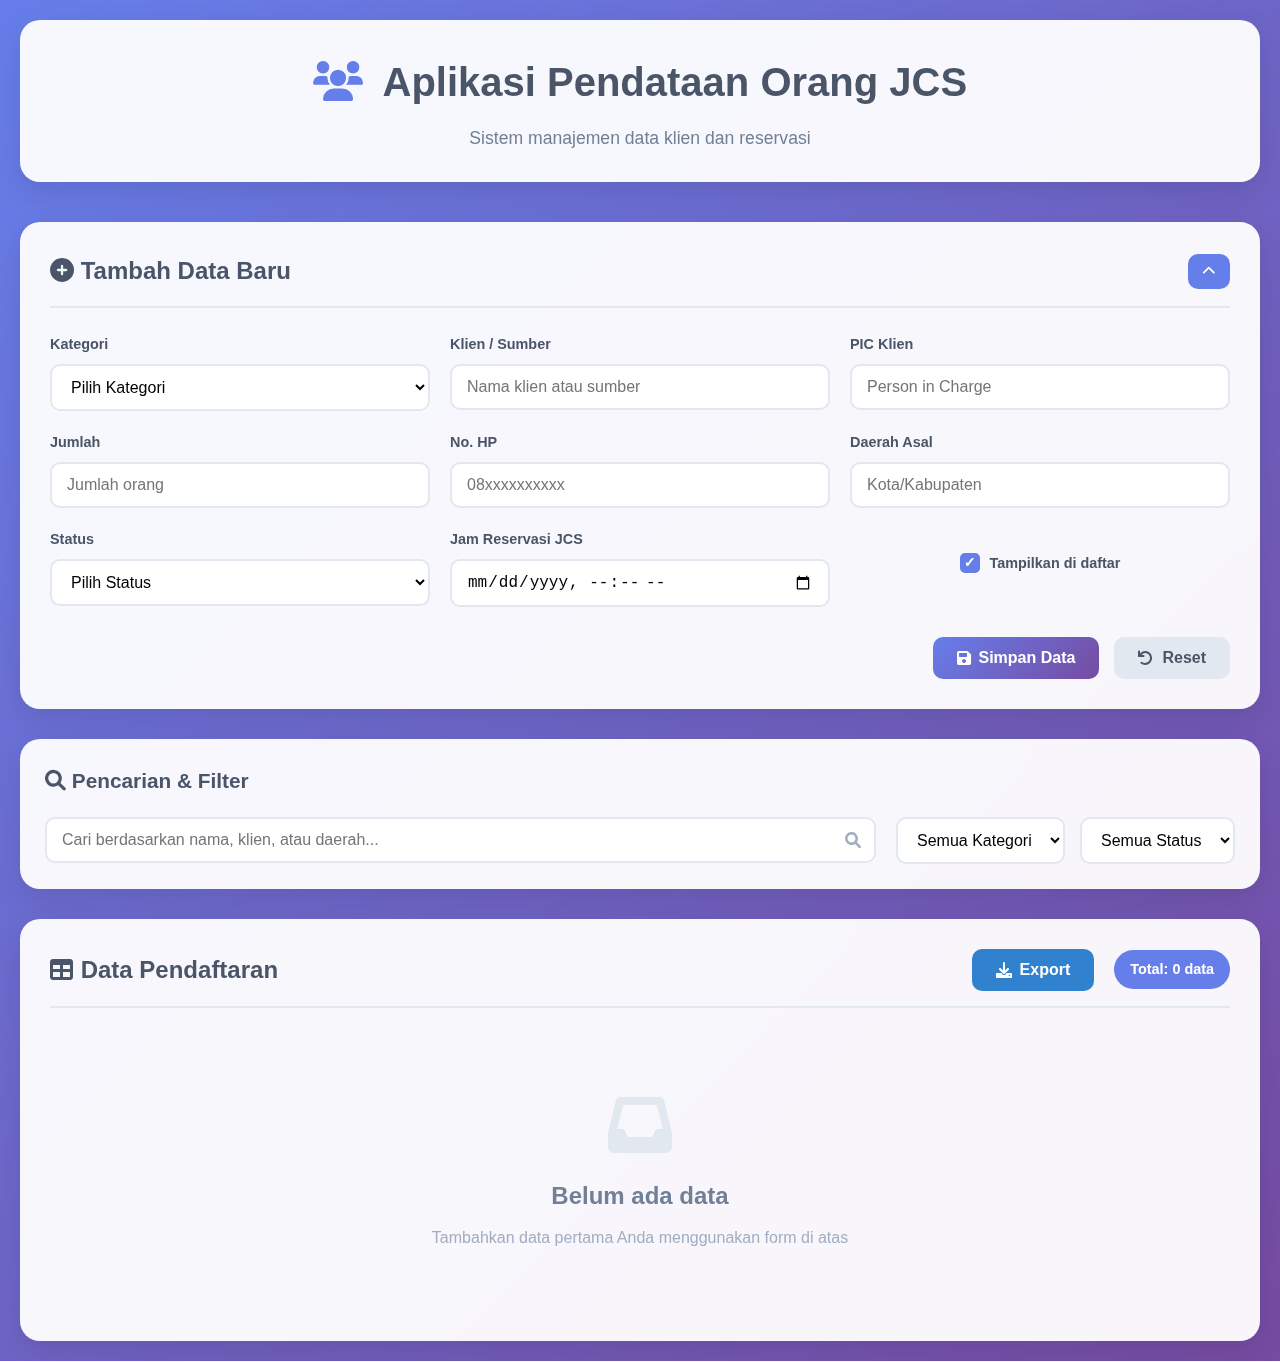
<file: index.html>
<!DOCTYPE html>
<html lang="id">
  <head>
    <meta charset="UTF-8" />
    <meta name="viewport" content="width=device-width, initial-scale=1.0" />
    <title>Aplikasi Pendataan Orang - JCS1</title>
    <link rel="stylesheet" href="styles.css" />
    <link
      href="https://cdnjs.cloudflare.com/ajax/libs/font-awesome/6.0.0/css/all.min.css"
      rel="stylesheet"
    />
  </head>
  <body>
    <div class="container">
      <header class="header">
        <h1><i class="fas fa-users"></i> Aplikasi Pendataan Orang JCS</h1>
        <p>Sistem manajemen data klien dan reservasi</p>
      </header>

      <div class="main-content">
        <!-- Form Input -->
        <section class="form-section">
          <div class="form-header">
            <h2><i class="fas fa-plus-circle"></i> Tambah Data Baru</h2>
            <button class="toggle-form-btn" onclick="toggleForm()">
              <i class="fas fa-chevron-up"></i>
            </button>
          </div>

          <form id="dataForm" class="data-form">
            <div class="form-grid">
              <div class="form-group">
                <label for="kategori">Kategori</label>
                <select id="kategori" required>
                  <option value="">Pilih Kategori</option>
                  <option value="VIP">VIP</option>
                  <option value="Regular">Regular</option>
                  <option value="Corporate">Corporate</option>
                  <option value="Individual">Individual</option>
                </select>
              </div>

              <div class="form-group">
                <label for="klien">Klien / Sumber</label>
                <input
                  type="text"
                  id="klien"
                  placeholder="Nama klien atau sumber"
                  required
                />
              </div>

              <div class="form-group">
                <label for="pic">PIC Klien</label>
                <input
                  type="text"
                  id="pic"
                  placeholder="Person in Charge"
                  required
                />
              </div>

              <div class="form-group">
                <label for="jumlah">Jumlah</label>
                <input
                  type="number"
                  id="jumlah"
                  placeholder="Jumlah orang"
                  min="1"
                  required
                />
              </div>

              <div class="form-group">
                <label for="noHp">No. HP</label>
                <input
                  type="tel"
                  id="noHp"
                  placeholder="08xxxxxxxxxx"
                  required
                />
              </div>

              <div class="form-group">
                <label for="daerah">Daerah Asal</label>
                <input
                  type="text"
                  id="daerah"
                  placeholder="Kota/Kabupaten"
                  required
                />
              </div>

              <div class="form-group">
                <label for="status">Status</label>
                <select id="status" required>
                  <option value="">Pilih Status</option>
                  <option value="Pending">Pending</option>
                  <option value="Confirmed">Confirmed</option>
                  <option value="Cancelled">Cancelled</option>
                  <option value="Completed">Completed</option>
                </select>
              </div>

              <div class="form-group">
                <label for="jamReservasi">Jam Reservasi JCS</label>
                <input type="datetime-local" id="jamReservasi" required />
              </div>

              <div class="form-group checkbox-group">
                <label class="checkbox-label">
                  <input type="checkbox" id="show" checked />
                  <span class="checkmark"></span>
                  Tampilkan di daftar
                </label>
              </div>
            </div>

            <div class="form-actions">
              <button type="submit" class="btn btn-primary">
                <i class="fas fa-save"></i> Simpan Data
              </button>
              <button
                type="button"
                class="btn btn-secondary"
                onclick="resetForm()"
              >
                <i class="fas fa-undo"></i> Reset
              </button>
            </div>
          </form>
        </section>

        <!-- Search and Filter -->
        <section class="filter-section">
          <div class="filter-header">
            <h3><i class="fas fa-search"></i> Pencarian & Filter</h3>
          </div>
          <div class="filter-controls">
            <div class="search-box">
              <input
                type="text"
                id="searchInput"
                placeholder="Cari berdasarkan nama, klien, atau daerah..."
              />
              <i class="fas fa-search"></i>
            </div>
            <div class="filter-options">
              <select id="filterKategori">
                <option value="">Semua Kategori</option>
                <option value="VIP">VIP</option>
                <option value="Regular">Regular</option>
                <option value="Corporate">Corporate</option>
                <option value="Individual">Individual</option>
              </select>
              <select id="filterStatus">
                <option value="">Semua Status</option>
                <option value="Pending">Pending</option>
                <option value="Confirmed">Confirmed</option>
                <option value="Cancelled">Cancelled</option>
                <option value="Completed">Completed</option>
              </select>
            </div>
          </div>
        </section>

        <!-- Data Table -->
        <section class="table-section">
          <div class="table-header">
            <h3><i class="fas fa-table"></i> Data Pendaftaran</h3>
            <div class="table-actions">
              <button class="btn btn-export" onclick="exportData()">
                <i class="fas fa-download"></i> Export
              </button>
              <span class="data-count"
                >Total: <span id="dataCount">0</span> data</span
              >
            </div>
          </div>

          <div class="table-container">
            <table id="dataTable" class="data-table">
              <thead>
                <tr>
                  <th>No.</th>
                  <th>Kategori</th>
                  <th>Klien/Sumber</th>
                  <th>PIC Klien</th>
                  <th>Jumlah</th>
                  <th>No. HP</th>
                  <th>WhatsApp</th>
                  <th>Daerah Asal</th>
                  <th>Status</th>
                  <th>Jam Reservasi</th>
                  <th>Show</th>
                  <th>Aksi</th>
                </tr>
              </thead>
              <tbody id="dataTableBody">
                <!-- Data akan diisi oleh JavaScript -->
              </tbody>
            </table>
          </div>

          <div class="empty-state" id="emptyState">
            <i class="fas fa-inbox"></i>
            <h3>Belum ada data</h3>
            <p>Tambahkan data pertama Anda menggunakan form di atas</p>
          </div>
        </section>
      </div>
    </div>

    <!-- Modal Edit -->
    <div id="editModal" class="modal">
      <div class="modal-content">
        <div class="modal-header">
          <h3><i class="fas fa-edit"></i> Edit Data</h3>
          <span class="close" onclick="closeEditModal()">&times;</span>
        </div>
        <form id="editForm" class="data-form">
          <input type="hidden" id="editIndex" />
          <div class="form-grid">
            <div class="form-group">
              <label for="editKategori">Kategori</label>
              <select id="editKategori" required>
                <option value="">Pilih Kategori</option>
                <option value="VIP">VIP</option>
                <option value="Regular">Regular</option>
                <option value="Corporate">Corporate</option>
                <option value="Individual">Individual</option>
              </select>
            </div>

            <div class="form-group">
              <label for="editKlien">Klien / Sumber</label>
              <input type="text" id="editKlien" required />
            </div>

            <div class="form-group">
              <label for="editPic">PIC Klien</label>
              <input type="text" id="editPic" required />
            </div>

            <div class="form-group">
              <label for="editJumlah">Jumlah</label>
              <input type="number" id="editJumlah" min="1" required />
            </div>

            <div class="form-group">
              <label for="editNoHp">No. HP</label>
              <input type="tel" id="editNoHp" required />
            </div>

            <div class="form-group">
              <label for="editDaerah">Daerah Asal</label>
              <input type="text" id="editDaerah" required />
            </div>

            <div class="form-group">
              <label for="editStatus">Status</label>
              <select id="editStatus" required>
                <option value="">Pilih Status</option>
                <option value="Pending">Pending</option>
                <option value="Confirmed">Confirmed</option>
                <option value="Cancelled">Cancelled</option>
                <option value="Completed">Completed</option>
              </select>
            </div>

            <div class="form-group">
              <label for="editJamReservasi">Jam Reservasi JCS</label>
              <input type="datetime-local" id="editJamReservasi" required />
            </div>

            <div class="form-group checkbox-group">
              <label class="checkbox-label">
                <input type="checkbox" id="editShow" />
                <span class="checkmark"></span>
                Tampilkan di daftar
              </label>
            </div>
          </div>

          <div class="form-actions">
            <button type="submit" class="btn btn-primary">
              <i class="fas fa-save"></i> Update Data
            </button>
            <button
              type="button"
              class="btn btn-secondary"
              onclick="closeEditModal()"
            >
              <i class="fas fa-times"></i> Batal
            </button>
          </div>
        </form>
      </div>
    </div>

    <script src="script.js"></script>
  </body>
</html>
</file>
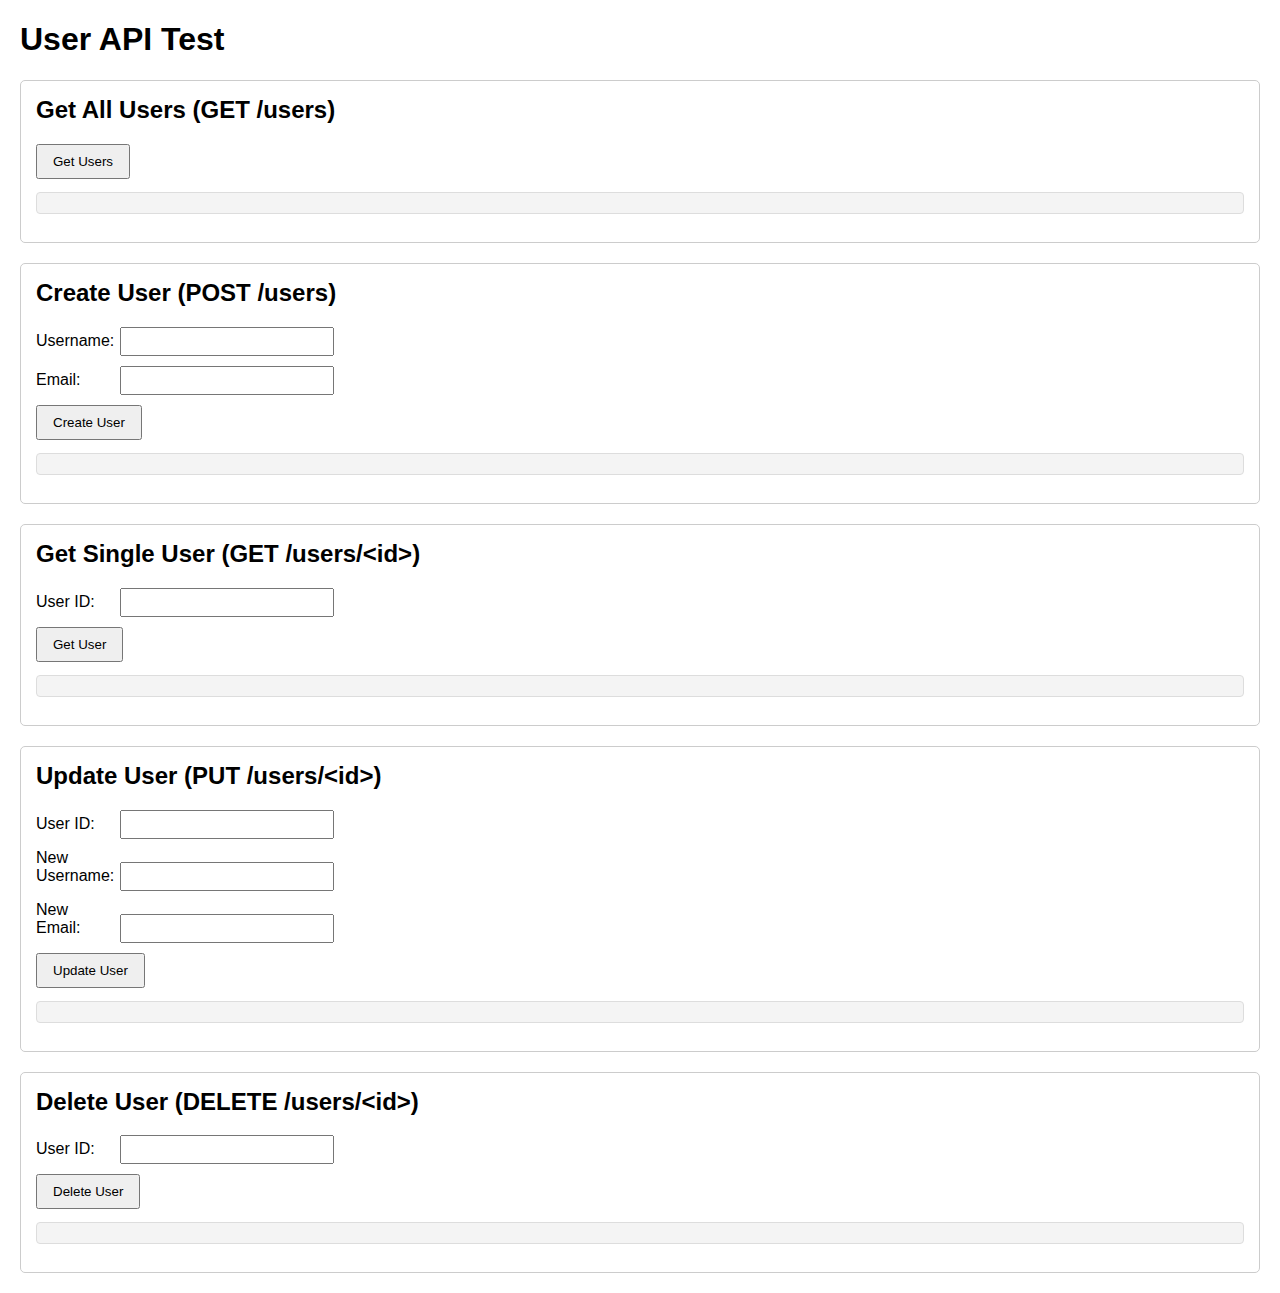
<file: backend/src/static/index.html>
<!DOCTYPE html>
<html lang="en">
<head>
    <meta charset="UTF-8">
    <link rel="icon" type="image/x-icon" href="/favicon.ico" />
    <meta name="viewport" content="width=device-width, initial-scale=1.0">
    <title>excel_export_service</title>
    <style>
        body { font-family: sans-serif; margin: 20px; }
        .section { margin-bottom: 20px; padding: 15px; border: 1px solid #ccc; border-radius: 5px; }
        h2 { margin-top: 0; }
        label { display: inline-block; width: 80px; margin-bottom: 5px; }
        input[type="text"], input[type="email"], input[type="number"] { margin-bottom: 10px; padding: 5px; width: 200px; }
        button { padding: 8px 15px; margin-right: 10px; cursor: pointer; }
        pre { background-color: #f4f4f4; padding: 10px; border: 1px solid #ddd; border-radius: 4px; white-space: pre-wrap; word-wrap: break-word; }
    </style>
</head>
<body>
    <h1>User API Test</h1>

    <!-- Get All Users -->
    <div class="section">
        <h2>Get All Users (GET /users)</h2>
        <button onclick="getUsers()">Get Users</button>
        <pre id="get-users-result"></pre>
    </div>

    <!-- Create User -->
    <div class="section">
        <h2>Create User (POST /users)</h2>
        <label for="create-username">Username:</label>
        <input type="text" id="create-username" name="username"><br>
        <label for="create-email">Email:</label>
        <input type="email" id="create-email" name="email"><br>
        <button onclick="createUser()">Create User</button>
        <pre id="create-user-result"></pre>
    </div>

    <!-- Get Single User -->
    <div class="section">
        <h2>Get Single User (GET /users/&lt;id&gt;)</h2>
        <label for="get-user-id">User ID:</label>
        <input type="number" id="get-user-id" name="user_id"><br>
        <button onclick="getUser()">Get User</button>
        <pre id="get-user-result"></pre>
    </div>

    <!-- Update User -->
    <div class="section">
        <h2>Update User (PUT /users/&lt;id&gt;)</h2>
        <label for="update-user-id">User ID:</label>
        <input type="number" id="update-user-id" name="user_id"><br>
        <label for="update-username">New Username:</label>
        <input type="text" id="update-username" name="username"><br>
        <label for="update-email">New Email:</label>
        <input type="email" id="update-email" name="email"><br>
        <button onclick="updateUser()">Update User</button>
        <pre id="update-user-result"></pre>
    </div>

    <!-- Delete User -->
    <div class="section">
        <h2>Delete User (DELETE /users/&lt;id&gt;)</h2>
        <label for="delete-user-id">User ID:</label>
        <input type="number" id="delete-user-id" name="user_id"><br>
        <button onclick="deleteUser()">Delete User</button>
        <pre id="delete-user-result"></pre>
    </div>

    <script>
        const API_BASE_URL = '/api/users';

        // Helper function to display results
        function displayResult(elementId, data) {
            document.getElementById(elementId).textContent = JSON.stringify(data, null, 2);
        }

        // Helper function to display errors
        function displayError(elementId, error) {
            document.getElementById(elementId).textContent = `Error: ${error.message || error}`;
        }

        // GET /users
        async function getUsers() {
            const resultElementId = 'get-users-result';
            try {
                const response = await fetch(API_BASE_URL);
                if (!response.ok) throw new Error(`HTTP error! status: ${response.status}`);
                const data = await response.json();
                displayResult(resultElementId, data);
            } catch (error) {
                displayError(resultElementId, error);
            }
        }

        // POST /users
        async function createUser() {
            const resultElementId = 'create-user-result';
            const username = document.getElementById('create-username').value;
            const email = document.getElementById('create-email').value;
            if (!username || !email) {
                displayError(resultElementId, 'Username and email cannot be empty');
                return;
            }
            try {
                const response = await fetch(API_BASE_URL, {
                    method: 'POST',
                    headers: { 'Content-Type': 'application/json' },
                    body: JSON.stringify({ username, email })
                });
                const data = await response.json();
                if (!response.ok) throw new Error(data.message || `HTTP error! status: ${response.status}`);
                displayResult(resultElementId, data);
                // 清空输入框
                document.getElementById('create-username').value = '';
                document.getElementById('create-email').value = '';
            } catch (error) {
                displayError(resultElementId, error);
            }
        }

        // GET /users/<id>
        async function getUser() {
            const resultElementId = 'get-user-result';
            const userId = document.getElementById('get-user-id').value;
            if (!userId) {
                displayError(resultElementId, 'User ID cannot be empty');
                return;
            }
            try {
                const response = await fetch(`${API_BASE_URL}/${userId}`);
                 if (response.status === 404) throw new Error('User not found');
                if (!response.ok) throw new Error(`HTTP error! status: ${response.status}`);
                const data = await response.json();
                displayResult(resultElementId, data);
            } catch (error) {
                displayError(resultElementId, error);
            }
        }

        // PUT /users/<id>
        async function updateUser() {
            const resultElementId = 'update-user-result';
            const userId = document.getElementById('update-user-id').value;
            const username = document.getElementById('update-username').value;
            const email = document.getElementById('update-email').value;
            if (!userId) {
                displayError(resultElementId, 'User ID cannot be empty');
                return;
            }
            const updateData = {};
            if (username) updateData.username = username;
            if (email) updateData.email = email;
            if (Object.keys(updateData).length === 0) {
                 displayError(resultElementId, 'Please enter a username or email to update');
                 return;
            }

            try {
                const response = await fetch(`${API_BASE_URL}/${userId}`, {
                    method: 'PUT',
                    headers: { 'Content-Type': 'application/json' },
                    body: JSON.stringify(updateData)
                });
                if (response.status === 404) throw new Error('User not found');
                const data = await response.json();
                 if (!response.ok) throw new Error(data.message || `HTTP error! status: ${response.status}`);
                displayResult(resultElementId, data);
                 // Clear input fields
                document.getElementById('update-username').value = '';
                document.getElementById('update-email').value = '';
            } catch (error) {
                displayError(resultElementId, error);
            }
        }

        // DELETE /users/<id>
        async function deleteUser() {
            const resultElementId = 'delete-user-result';
            const userId = document.getElementById('delete-user-id').value;
            if (!userId) {
                displayError(resultElementId, 'User ID cannot be empty');
                return;
            }
            try {
                const response = await fetch(`${API_BASE_URL}/${userId}`, {
                    method: 'DELETE'
                });
                if (response.status === 404) throw new Error('User not found');
                if (!response.ok && response.status !== 204) throw new Error(`HTTP error! status: ${response.status}`); // Allow 204
                // 204 No Content indicates success
                if (response.status === 204) {
                     displayResult(resultElementId, { message: `User ID ${userId} has been successfully deleted` });
                } else {
                     // Try to read potential error message even on success-like status if not 204
                     const data = await response.text();
                     displayResult(resultElementId, data || { message: `Deletion successful, status code: ${response.status}` });
                }
                 // Clear input field
                document.getElementById('delete-user-id').value = '';
            } catch (error) {
                displayError(resultElementId, error);
            }
        }
    </script>
</body>
</html>
</file>
<file: styles.css>
/* Reset dan Base Styles */
* {
    margin: 0;
    padding: 0;
    box-sizing: border-box;
}

body {
    font-family: 'Segoe UI', Tahoma, Geneva, Verdana, sans-serif;
    background: linear-gradient(135deg, #667eea 0%, #764ba2 100%);
    min-height: 100vh;
    color: #333;
    line-height: 1.6;
}

.container {
    max-width: 1400px;
    margin: 0 auto;
    padding: 20px;
}

/* Header */
.header {
    text-align: center;
    margin-bottom: 40px;
    background: rgba(255, 255, 255, 0.95);
    padding: 30px;
    border-radius: 20px;
    box-shadow: 0 10px 30px rgba(0, 0, 0, 0.1);
    backdrop-filter: blur(10px);
}

.header h1 {
    color: #4a5568;
    font-size: 2.5rem;
    margin-bottom: 10px;
    font-weight: 700;
}

.header p {
    color: #718096;
    font-size: 1.1rem;
}

.header i {
    margin-right: 10px;
    color: #667eea;
}

/* Main Content */
.main-content {
    display: flex;
    flex-direction: column;
    gap: 30px;
}

/* Form Section */
.form-section {
    background: rgba(255, 255, 255, 0.95);
    padding: 30px;
    border-radius: 20px;
    box-shadow: 0 10px 30px rgba(0, 0, 0, 0.1);
    backdrop-filter: blur(10px);
    transition: all 0.3s ease;
}

.form-header {
    display: flex;
    justify-content: space-between;
    align-items: center;
    margin-bottom: 25px;
    padding-bottom: 15px;
    border-bottom: 2px solid #e2e8f0;
}

.form-header h2 {
    color: #4a5568;
    font-size: 1.5rem;
    font-weight: 600;
}

.toggle-form-btn {
    background: #667eea;
    color: white;
    border: none;
    padding: 10px 15px;
    border-radius: 10px;
    cursor: pointer;
    transition: all 0.3s ease;
}

.toggle-form-btn:hover {
    background: #5a67d8;
    transform: translateY(-2px);
}

/* Form Styles */
.data-form {
    transition: all 0.3s ease;
}

.form-grid {
    display: grid;
    grid-template-columns: repeat(auto-fit, minmax(300px, 1fr));
    gap: 20px;
    margin-bottom: 30px;
}

.form-group {
    display: flex;
    flex-direction: column;
}

.form-group label {
    margin-bottom: 8px;
    font-weight: 600;
    color: #4a5568;
    font-size: 0.9rem;
}

.form-group input,
.form-group select {
    padding: 12px 15px;
    border: 2px solid #e2e8f0;
    border-radius: 10px;
    font-size: 1rem;
    transition: all 0.3s ease;
    background: white;
}

.form-group input:focus,
.form-group select:focus {
    outline: none;
    border-color: #667eea;
    box-shadow: 0 0 0 3px rgba(102, 126, 234, 0.1);
    transform: translateY(-1px);
}

/* Checkbox Styles */
.checkbox-group {
    align-items: center;
    justify-content: center;
}

.checkbox-label {
    display: flex;
    align-items: center;
    cursor: pointer;
    font-weight: 500;
    color: #4a5568;
}

.checkbox-label input[type="checkbox"] {
    display: none;
}

.checkmark {
    width: 20px;
    height: 20px;
    border: 2px solid #e2e8f0;
    border-radius: 5px;
    margin-right: 10px;
    position: relative;
    transition: all 0.3s ease;
}

.checkbox-label input[type="checkbox"]:checked + .checkmark {
    background: #667eea;
    border-color: #667eea;
}

.checkbox-label input[type="checkbox"]:checked + .checkmark::after {
    content: '✓';
    position: absolute;
    top: 50%;
    left: 50%;
    transform: translate(-50%, -50%);
    color: white;
    font-weight: bold;
}

/* Button Styles */
.btn {
    padding: 12px 24px;
    border: none;
    border-radius: 10px;
    font-size: 1rem;
    font-weight: 600;
    cursor: pointer;
    transition: all 0.3s ease;
    display: inline-flex;
    align-items: center;
    gap: 8px;
    text-decoration: none;
}

.btn-primary {
    background: linear-gradient(135deg, #667eea, #764ba2);
    color: white;
}

.btn-primary:hover {
    transform: translateY(-2px);
    box-shadow: 0 5px 15px rgba(102, 126, 234, 0.4);
}

.btn-secondary {
    background: #e2e8f0;
    color: #4a5568;
}

.btn-secondary:hover {
    background: #cbd5e0;
    transform: translateY(-2px);
}

.btn-danger {
    background: #e53e3e;
    color: white;
}

.btn-danger:hover {
    background: #c53030;
    transform: translateY(-2px);
}

.btn-success {
    background: #38a169;
    color: white;
}

.btn-success:hover {
    background: #2f855a;
    transform: translateY(-2px);
}

.btn-export {
    background: #3182ce;
    color: white;
}

.btn-export:hover {
    background: #2c5282;
    transform: translateY(-2px);
}

.form-actions {
    display: flex;
    gap: 15px;
    justify-content: flex-end;
}

/* Filter Section */
.filter-section {
    background: rgba(255, 255, 255, 0.95);
    padding: 25px;
    border-radius: 20px;
    box-shadow: 0 10px 30px rgba(0, 0, 0, 0.1);
    backdrop-filter: blur(10px);
}

.filter-header h3 {
    color: #4a5568;
    margin-bottom: 20px;
    font-size: 1.3rem;
}

.filter-controls {
    display: flex;
    gap: 20px;
    align-items: center;
    flex-wrap: wrap;
}

.search-box {
    position: relative;
    flex: 1;
    min-width: 300px;
}

.search-box input {
    width: 100%;
    padding: 12px 45px 12px 15px;
    border: 2px solid #e2e8f0;
    border-radius: 10px;
    font-size: 1rem;
    transition: all 0.3s ease;
}

.search-box input:focus {
    outline: none;
    border-color: #667eea;
    box-shadow: 0 0 0 3px rgba(102, 126, 234, 0.1);
}

.search-box i {
    position: absolute;
    right: 15px;
    top: 50%;
    transform: translateY(-50%);
    color: #a0aec0;
}

.filter-options {
    display: flex;
    gap: 15px;
}

.filter-options select {
    padding: 12px 15px;
    border: 2px solid #e2e8f0;
    border-radius: 10px;
    background: white;
    font-size: 1rem;
    min-width: 150px;
    transition: all 0.3s ease;
}

.filter-options select:focus {
    outline: none;
    border-color: #667eea;
    box-shadow: 0 0 0 3px rgba(102, 126, 234, 0.1);
}

/* Table Section */
.table-section {
    background: rgba(255, 255, 255, 0.95);
    padding: 30px;
    border-radius: 20px;
    box-shadow: 0 10px 30px rgba(0, 0, 0, 0.1);
    backdrop-filter: blur(10px);
}

.table-header {
    display: flex;
    justify-content: space-between;
    align-items: center;
    margin-bottom: 25px;
    padding-bottom: 15px;
    border-bottom: 2px solid #e2e8f0;
    flex-wrap: wrap;
    gap: 15px;
}

.table-header h3 {
    color: #4a5568;
    font-size: 1.5rem;
}

.table-actions {
    display: flex;
    align-items: center;
    gap: 20px;
}

.data-count {
    background: #667eea;
    color: white;
    padding: 8px 16px;
    border-radius: 20px;
    font-weight: 600;
    font-size: 0.9rem;
}

/* Table Styles */
.table-container {
    overflow-x: auto;
    border-radius: 15px;
    box-shadow: 0 5px 15px rgba(0, 0, 0, 0.1);
}

.data-table {
    width: 100%;
    border-collapse: collapse;
    background: white;
    border-radius: 15px;
    overflow: hidden;
}

.data-table th {
    background: linear-gradient(135deg, #667eea, #764ba2);
    color: white;
    padding: 15px 12px;
    text-align: left;
    font-weight: 600;
    font-size: 0.9rem;
    white-space: nowrap;
}

.data-table td {
    padding: 15px 12px;
    border-bottom: 1px solid #e2e8f0;
    font-size: 0.9rem;
    vertical-align: middle;
}

.data-table tbody tr {
    transition: all 0.3s ease;
}

.data-table tbody tr:hover {
    background: #f7fafc;
    transform: scale(1.01);
}

.data-table tbody tr:last-child td {
    border-bottom: none;
}

/* Status Badges */
.status-badge {
    padding: 6px 12px;
    border-radius: 20px;
    font-size: 0.8rem;
    font-weight: 600;
    text-align: center;
    white-space: nowrap;
}

.status-pending {
    background: #fed7d7;
    color: #c53030;
}

.status-confirmed {
    background: #c6f6d5;
    color: #2f855a;
}

.status-cancelled {
    background: #fed7d7;
    color: #e53e3e;
}

.status-completed {
    background: #bee3f8;
    color: #3182ce;
}

/* Category Badges */
.category-badge {
    padding: 6px 12px;
    border-radius: 20px;
    font-size: 0.8rem;
    font-weight: 600;
    text-align: center;
    white-space: nowrap;
}

.category-vip {
    background: #ffd6cc;
    color: #c05621;
}

.category-regular {
    background: #e6fffa;
    color: #319795;
}

.category-corporate {
    background: #e9d8fd;
    color: #805ad5;
}

.category-individual {
    background: #fed7e2;
    color: #d53f8c;
}

/* WhatsApp Button */
.whatsapp-btn {
    background: #25d366;
    color: white;
    padding: 8px 12px;
    border-radius: 20px;
    text-decoration: none;
    font-size: 0.8rem;
    font-weight: 600;
    display: inline-flex;
    align-items: center;
    gap: 5px;
    transition: all 0.3s ease;
}

.whatsapp-btn:hover {
    background: #128c7e;
    transform: translateY(-2px);
    box-shadow: 0 5px 15px rgba(37, 211, 102, 0.4);
}

/* Show Toggle */
.show-toggle {
    width: 50px;
    height: 25px;
    background: #e2e8f0;
    border-radius: 25px;
    position: relative;
    cursor: pointer;
    transition: all 0.3s ease;
}

.show-toggle.active {
    background: #38a169;
}

.show-toggle::after {
    content: '';
    width: 21px;
    height: 21px;
    background: white;
    border-radius: 50%;
    position: absolute;
    top: 2px;
    left: 2px;
    transition: all 0.3s ease;
    box-shadow: 0 2px 5px rgba(0, 0, 0, 0.2);
}

.show-toggle.active::after {
    left: 27px;
}

/* Action Buttons */
.action-buttons {
    display: flex;
    gap: 8px;
}

.action-btn {
    padding: 6px 10px;
    border: none;
    border-radius: 8px;
    cursor: pointer;
    font-size: 0.8rem;
    transition: all 0.3s ease;
    display: inline-flex;
    align-items: center;
    gap: 4px;
}

/* Empty State */
.empty-state {
    text-align: center;
    padding: 60px 20px;
    color: #a0aec0;
}

.empty-state i {
    font-size: 4rem;
    margin-bottom: 20px;
    color: #e2e8f0;
}

.empty-state h3 {
    font-size: 1.5rem;
    margin-bottom: 10px;
    color: #718096;
}

.empty-state p {
    font-size: 1rem;
}

/* Modal Styles */
.modal {
    display: none;
    position: fixed;
    z-index: 1000;
    left: 0;
    top: 0;
    width: 100%;
    height: 100%;
    background: rgba(0, 0, 0, 0.5);
    backdrop-filter: blur(5px);
}

.modal-content {
    background: white;
    margin: 5% auto;
    padding: 0;
    border-radius: 20px;
    width: 90%;
    max-width: 800px;
    max-height: 90vh;
    overflow-y: auto;
    box-shadow: 0 20px 60px rgba(0, 0, 0, 0.3);
    animation: modalSlideIn 0.3s ease;
}

@keyframes modalSlideIn {
    from {
        opacity: 0;
        transform: translateY(-50px);
    }
    to {
        opacity: 1;
        transform: translateY(0);
    }
}

.modal-header {
    display: flex;
    justify-content: space-between;
    align-items: center;
    padding: 25px 30px;
    border-bottom: 2px solid #e2e8f0;
    background: linear-gradient(135deg, #667eea, #764ba2);
    color: white;
    border-radius: 20px 20px 0 0;
}

.modal-header h3 {
    font-size: 1.5rem;
    font-weight: 600;
}

.close {
    color: white;
    font-size: 2rem;
    font-weight: bold;
    cursor: pointer;
    transition: all 0.3s ease;
}

.close:hover {
    transform: scale(1.1);
}

.modal .data-form {
    padding: 30px;
}

/* Responsive Design */
@media (max-width: 768px) {
    .container {
        padding: 15px;
    }
    
    .header h1 {
        font-size: 2rem;
    }
    
    .form-grid {
        grid-template-columns: 1fr;
    }
    
    .filter-controls {
        flex-direction: column;
        align-items: stretch;
    }
    
    .search-box {
        min-width: auto;
    }
    
    .filter-options {
        justify-content: stretch;
    }
    
    .filter-options select {
        min-width: auto;
        flex: 1;
    }
    
    .table-header {
        flex-direction: column;
        align-items: stretch;
        text-align: center;
    }
    
    .table-actions {
        justify-content: center;
    }
    
    .data-table {
        font-size: 0.8rem;
    }
    
    .data-table th,
    .data-table td {
        padding: 10px 8px;
    }
    
    .form-actions {
        flex-direction: column;
    }
    
    .modal-content {
        width: 95%;
        margin: 10% auto;
    }
    
    .modal-header {
        padding: 20px;
    }
    
    .modal .data-form {
        padding: 20px;
    }
}

@media (max-width: 480px) {
    .header {
        padding: 20px;
    }
    
    .header h1 {
        font-size: 1.5rem;
    }
    
    .form-section,
    .filter-section,
    .table-section {
        padding: 20px;
    }
    
    .action-buttons {
        flex-direction: column;
    }
    
    .data-table th,
    .data-table td {
        padding: 8px 6px;
        font-size: 0.7rem;
    }
}

/* Animation Classes */
.fade-in {
    animation: fadeIn 0.5s ease;
}

@keyframes fadeIn {
    from {
        opacity: 0;
        transform: translateY(20px);
    }
    to {
        opacity: 1;
        transform: translateY(0);
    }
}

.slide-up {
    animation: slideUp 0.3s ease;
}

@keyframes slideUp {
    from {
        opacity: 0;
        transform: translateY(30px);
    }
    to {
        opacity: 1;
        transform: translateY(0);
    }
}

/* Form collapsed state */
.form-collapsed .data-form {
    display: none;
}

.form-collapsed .toggle-form-btn i {
    transform: rotate(180deg);
}
</file>
